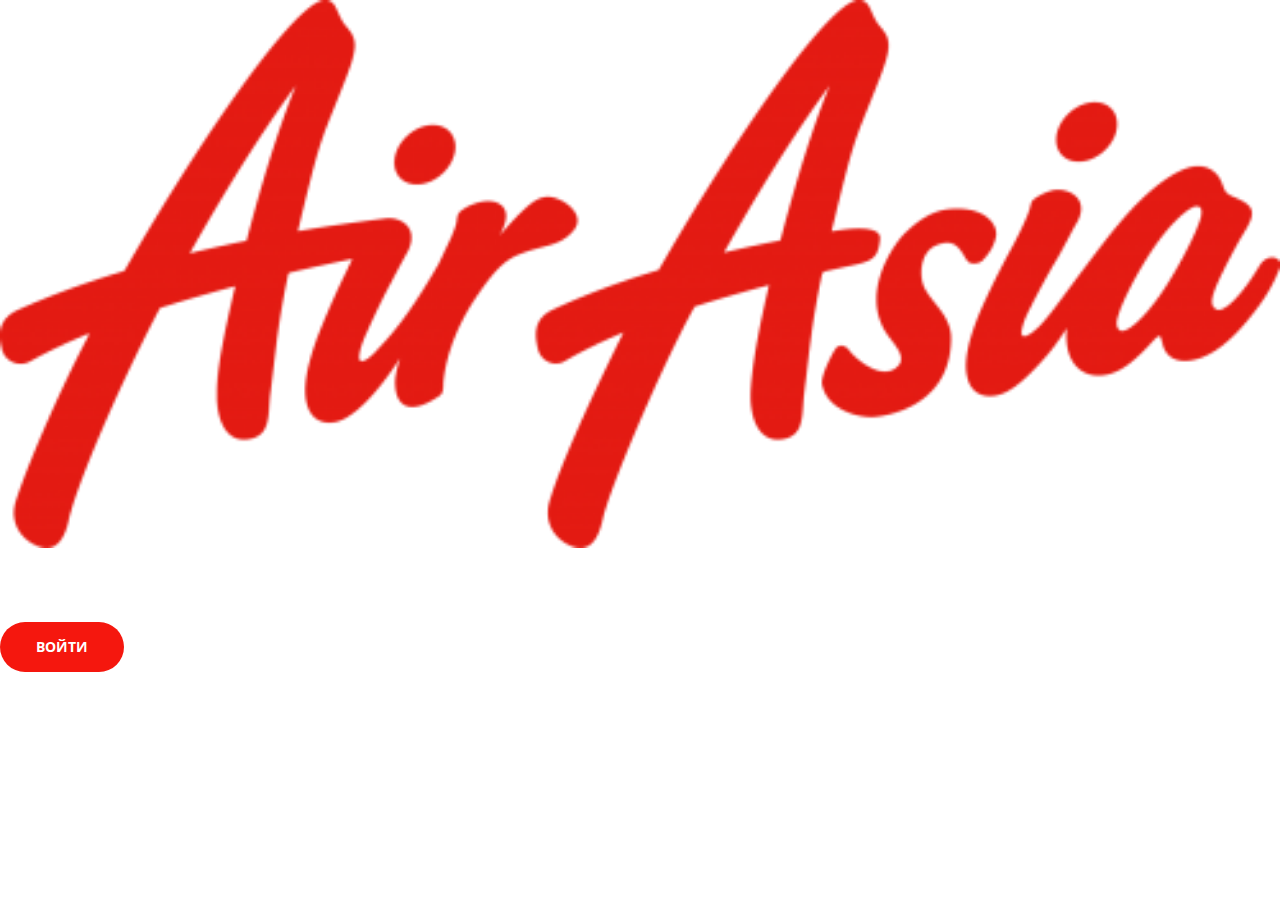
<file: index.html>
<!DOCTYPE html>
<html lang="ru">
  <head>
    <meta charset="UTF-8" />
    <meta name="viewport" content="width=device-width, initial-scale=1.0" />
    <link
      href="https://fonts.googleapis.com/css2?family=Open+Sans:wght@400;700&display=swap"
      rel="stylesheet"
    />
    <link rel="stylesheet" href="css/index.css" />
    <title>Welcome to Air Asia</title>
  </head>
  <body>
    <div class="welcome">
      <div class="welcome__container">
        <div class="central">
          <div class="central__shade--wrapper">
            <div class="central__block--img">
              <img
                src="images/Air_Asia-logo.png"
                alt="Air Asia Logo"
                class="logo__img logo--welcome-img"
              />
            </div>
            <h5 class="welcome__title">Открой для себя Азию</h5>
          </div>
          <a href="main.html"
            ><button class="btn btn--color-red btn--welcome">Войти</button></a
          >
        </div>
      </div>
    </div>
  </body>
</html>
</file>
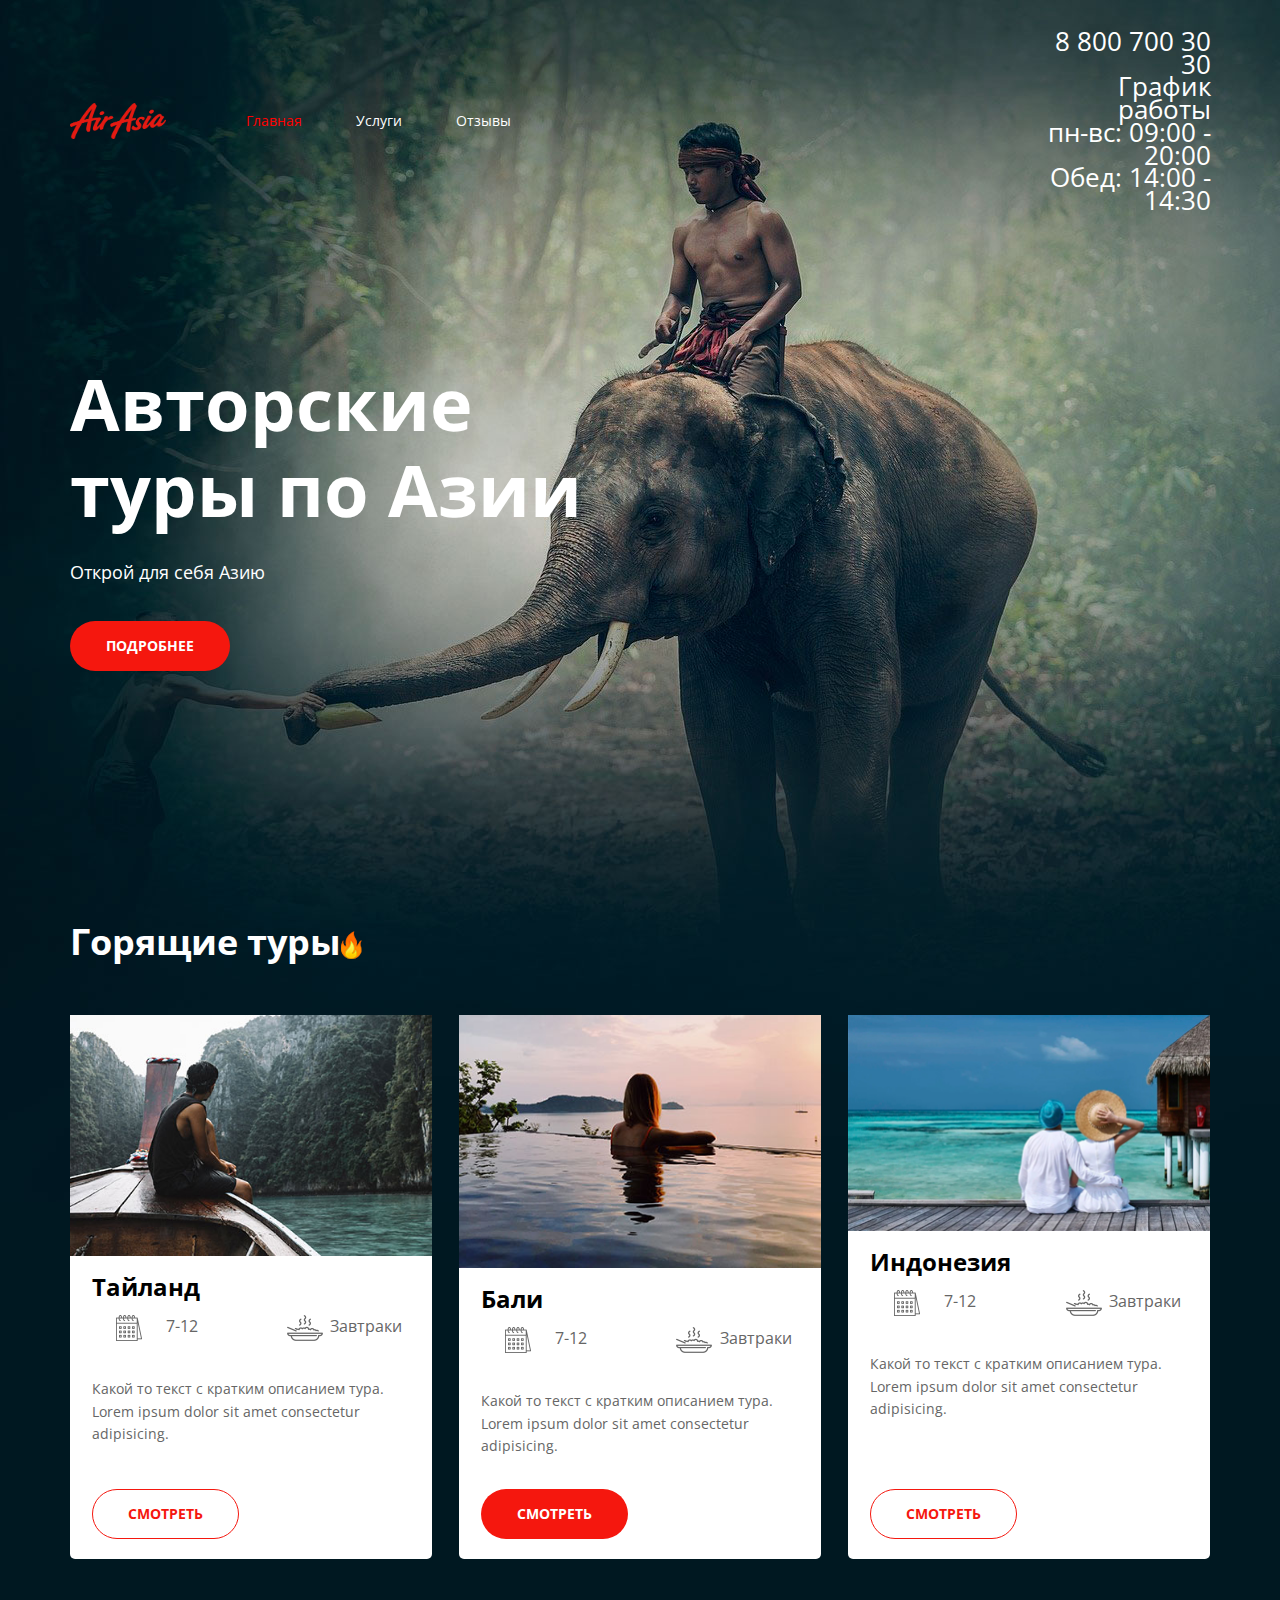
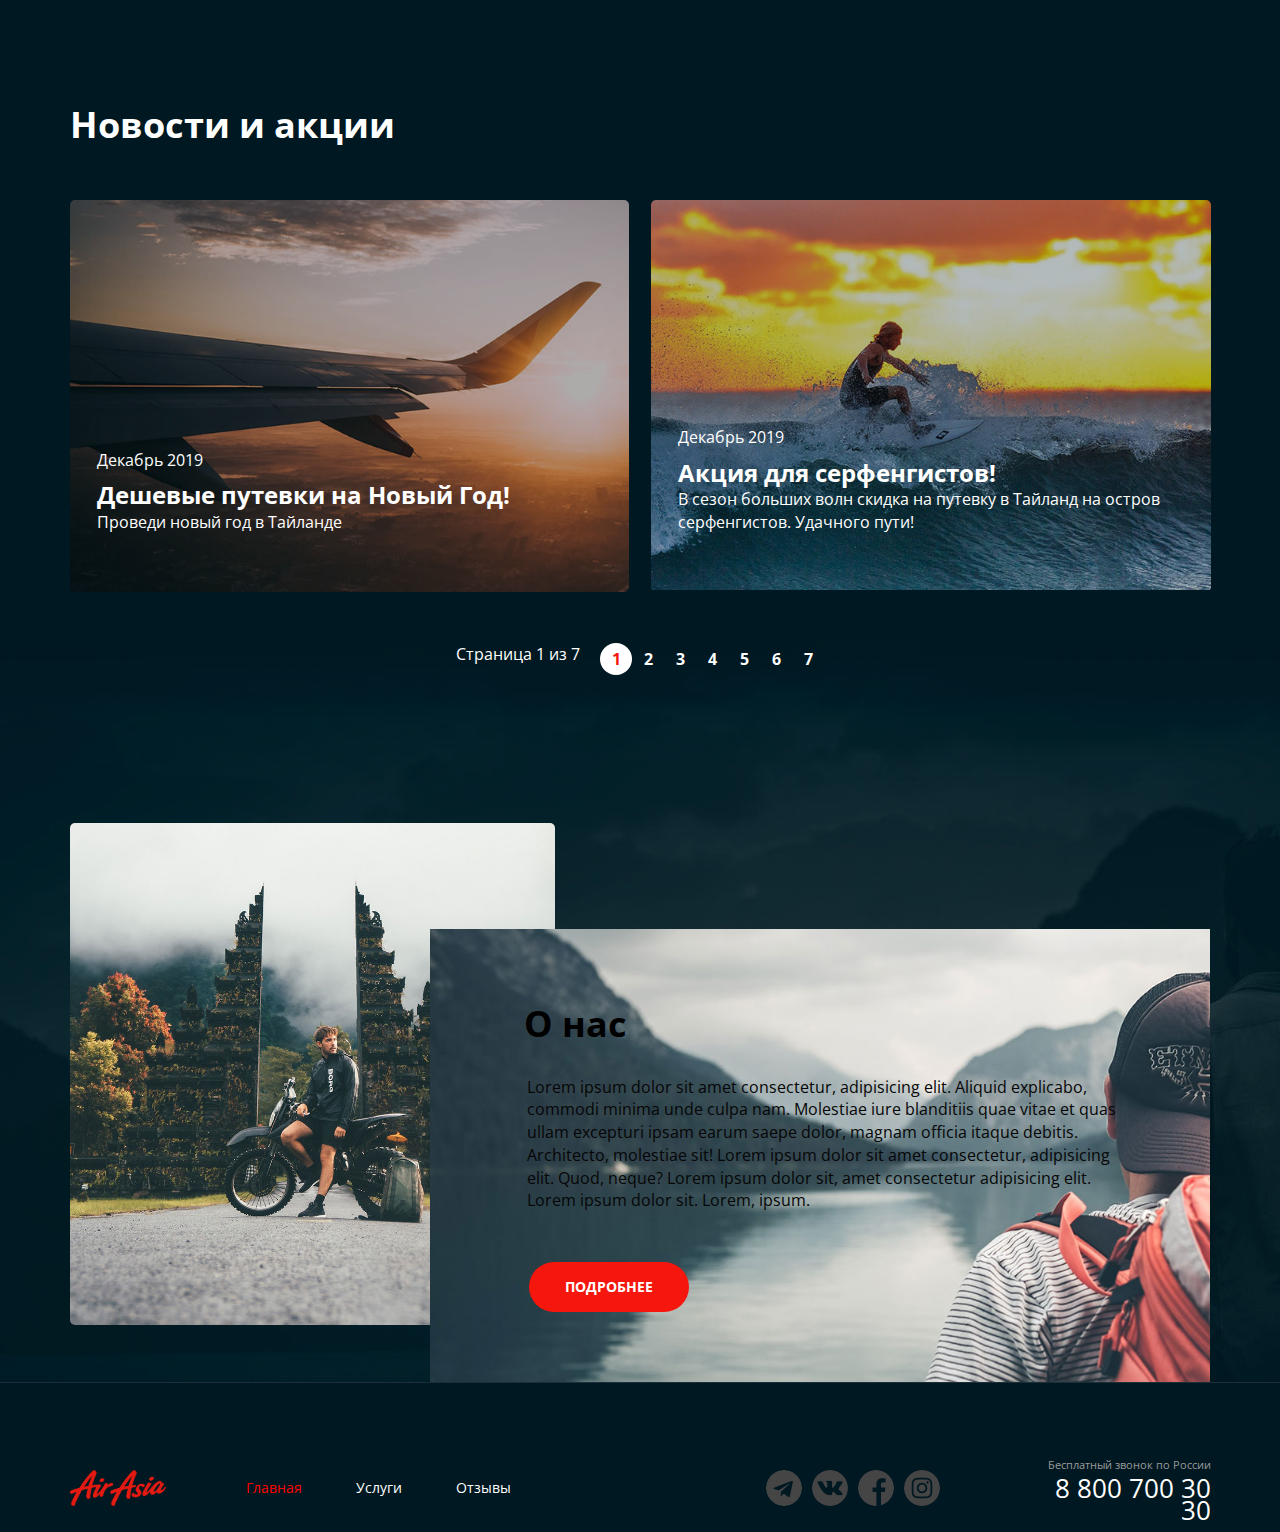
<file: main.html>
<!DOCTYPE html>
<html lang="ru">
  <head>
    <meta charset="UTF-8" />
    <meta name="viewport" content="width=1200, initial-scale=1.0" />
    <link href="https://fonts.googleapis.com/css2?family=Open+Sans:ital,wght@0,300;0,400;0,600;0,700;0,800;1,400&display=swap" rel="stylesheet">
    <link rel="stylesheet" href="css/main.css">
    <title>Air Asia Main</title>
  </head>
  <body>
    <div class="wrapper">
        <div class="container hero__container">
          <header class="header header--index">
              <div class="header__col">
                <a href="main.html" class="logo">
                  <img src="images/Air_Asia-logo.png" alt="Air Asia Logo" class="logo__img" />
                </a>
                <nav class="navbar">
                  <ul class="navbar__list">
                    <li class="navbar__item navbar__item--active">
                      <a class="navbar__link" href="main.html">Главная</a>
                    </li>
                    <li class="navbar__item">
                      <a class="navbar__link" href="services.html">Услуги</a>
                    </li>
                    <li class="navbar__item">
                      <a class="navbar__link" href="reviews.html">Отзывы</a>
                    </li>
                  </ul>
                </nav>
              </div>
              <div class="header__col header__col--align--right">
                <address class="contacts">
                  <a href="tel:+88007003030" class="contacts__tel">8 800 700 30 30</a>
                  <div class="contacts__dropdown">
                    <a href="" class="contacts__dropdown--link">График работы</a>
                    <div class="contacts__dropdown--menu">
                      <ul class="contacts__dropdown--list">
                        <li class="contacts__dropdown--item">пн-вс: 09:00 - 20:00</li>
                        <li class="contacts__dropdown--item lunch">Обед: 14:00 - 14:30</li>
                      </ul>
                    </div>
                    </div>
                </address>
              </div>
          </header>
          <section class="hero">
            <h1 class="hero__title">Авторские туры по Азии</h1>
            <h4 class="hero__text">Открой для себя Азию</h4>
            <button class="btn btn--color-red">Подробнее</button>
          </section>
        </div>
          <main class="main">
            <section class="tours">
                <div class="container">
                  <div class="tours__elm">
                    <h2 class="tours__title title">Горящие туры</h2>
                    <img src="images/icons/flame.png" alt="Fire icon" class="tours__icon" />
                  </div>
                  <ul class="tours__list">
                    <li class="tours__item">
                      <div class="tours__img-block"><img
                        src="images/content/offers/river.jpg"
                        alt="Image of river"
                        class="tours__img"
                      /></div>
                      <div class="tours__choice">
                        <div class="tours__subtitle">Тайланд</div>
                        <div class="tours__offer">
                          <div class="tours__offer-item">
                            <img src="images/icons/offers/calendar.png" alt="" class="tours__details" />
                            <div class="tours__details">7-12</div>
                          </div>
                          <div class="tours__offer-item">
                            <img src="images/icons/offers/meal.png" alt="" class="tours__details" />
                            <div class="tours__details">Завтраки</div>
                          </div>
                        </div>
                        <div class="tours__descr">
                          <p>
                            Какой то текст с кратким описанием тура. Lorem ipsum dolor sit
                            amet consectetur adipisicing.
                          </p>
                        </div>
                        <div class="tours__btn-wrapper">
                            <button class="btn btn--color-white">Смотреть</button>
                        </div>
                      </div>
                    </li>
                    <li class="tours__item">
                      <div class="tours__img-block"><img
                        src="images/content/offers/pool.jpg"
                        alt="Image of pool"
                        class="tours__img"
                      /></div>
                      <div class="tours__choice">
                        <div class="tours__subtitle">Бали</div>
                        <div class="tours__offer">
                          <div class="tours__offer-item">
                            <img src="images/icons/offers/calendar.png" alt="" class="tours__details" />
                            <div class="tours__details">7-12</div>
                          </div>
                          <div class="tours__offer-item">
                            <img src="images/icons/offers/meal.png" alt="" class="tours__details" />
                            <div class="tours__details">Завтраки</div>
                          </div>
                        </div>
                        <div class="tours__descr">
                          <p>
                            Какой то текст с кратким описанием тура. Lorem ipsum dolor sit
                            amet consectetur adipisicing.
                          </p>
                        </div>
                        <div class="tours__btn-wrapper">
                          <button class="btn btn--color-red">Смотреть</button>
                        </div>
                      </div>
                    </li>
                    <li class="tours__item">
                      <div class="tours__img-block"><img
                        src="images/content/offers/ocean.jpg"
                        alt="Image of beach"
                        class="tours__img"
                      /></div>
                      <div class="tours__choice">
                        <div class="tours__subtitle">Индонезия</div>
                        <div class="tours__offer">
                          <div class="tours__offer-item">
                            <img src="images/icons/offers/calendar.png" alt="" class="tours__details" />
                            <span class="tours__details">7-12</span>
                          </div>
                          <div class="tours__offer-item">
                            <img src="images/icons/offers/meal.png" alt="" class="tours__details" />
                            <span class="tours__details">Завтраки</span>
                          </div>
                        </div>
                        <div class="tours__descr">
                          <p>
                            Какой то текст с кратким описанием тура. Lorem ipsum dolor sit
                            amet consectetur adipisicing.
                          </p>
                        </div>
                        <div class="tours__btn-wrapper">
                          <button class="btn btn--color-white">Смотреть</button>
                        </div>
                      </div>
                    </li>
                  </ul>
                </div>
            </section>
            <section class="news">
                <div class="container">
                  <h2 class="news__header">Новости и акции</h2>
                  <div class="news__elm">
                    <ul class="news__list">
                      <li class="news__item single__news">
                        <img class="news__img" src="images/content/news/plain.jpg" alt="Plain flying image">
                       <div class="news__content">
                          <time class="news__date">
                            <span class="news__month">декабрь</span>
                            <span class="news__year">2019</span>
                          </time>
                          <span class="news__subtitle">Дешевые путевки на Новый Год!</span>
                          <span class="news__desc">Проведи новый год в Тайланде</span>
                       </div>
                      </li>
                      <li class="news__item single__news">
                        <img class="news__img" src="images/content/news/surfer.jpg" alt="Surfer image">
                       <div class="news__content">
                          <time class="news__date">
                            <span class="news__month">декабрь</span>
                            <span class="news__year">2019</span>
                          </time>
                          <span class="news__subtitle">Акция для серфенгистов!</span>
                          <span class="news__desc">В сезон больших волн скидка на путевку в Тайланд на остров
                            серфенгистов. Удачного пути!</span>
                       </div>
                      </li>
                    </ul>
                  </div>
                  <div class="paginator">
                    <div class="paginator__current">
                      Страница <span class="paginator__current-display">1</span> из
                      <span class="paginator__all-display">7</span>
                    </div>
                    <ul class="paginator__list">
                      <li class="paginator__item paginator__item--active-white">
                        <a class="paginator__link" href="">1</a>
                      </li>
                      <li class="paginator__item">
                        <a class="paginator__link" href="">2</a>
                      </li>
                      <li class="paginator__item">
                        <a class="paginator__link" href="">3</a>
                      </li>
                      <li class="paginator__item">
                        <a class="paginator__link" href="">4</a>
                      </li>
                      <li class="paginator__item">
                        <a class="paginator__link" href="">5</a>
                      </li>
                      <li class="paginator__item">
                        <a class="paginator__link" href="">6</a>
                      </li>
                      <li class="paginator__item">
                        <a class="paginator__link" href="">7</a>
                      </li>
                    </ul>
                  </div>
                </div>
            </section>
            <section class="abtus">
                  <div class="container">
                    <div class="abtus__section">
                        <div class="abtus__block">
                          <h2 class="abtus__title">О нас</h2>
                          <div class="abtus__text">
                            <p>
                              Lorem ipsum dolor sit amet consectetur, adipisicing elit. Aliquid
                              explicabo, commodi minima unde culpa nam. Molestiae iure blanditiis
                              quae vitae et quas ullam excepturi ipsam earum saepe dolor, magnam
                              officia itaque debitis. Architecto, molestiae sit! Lorem ipsum dolor sit amet consectetur, adipisicing elit. Quod, neque? Lorem ipsum dolor sit, amet consectetur adipisicing elit. Lorem ipsum dolor sit. Lorem, ipsum.
                            </p>
                          </div>
                            <button class="btn btn--color-red">Подробнее</button>
                        </div>
                    </div>
                  </div>
            </section>
          </main>
          <footer class="footer footer-index">
              <div class="container">
                <div class="footer__content">
                  <div class="footer__col">
                    <a href="main.html" class="logo">
                      <img src="images/Air_Asia-logo.png" alt="Air Asia Logo" class="logo__img" />
                    </a>
                    <nav class="navbar">
                      <ul class="navbar__list">
                        <li class="navbar__item navbar__item--active">
                          <a class="navbar__link" href="">Главная</a>
                        </li>
                        <li class="navbar__item">
                          <a class="navbar__link" href="">Услуги</a>
                        </li>
                        <li class="navbar__item">
                          <a class="navbar__link" href="">Отзывы</a>
                        </li>
                      </ul>
                    </nav>
                  </div>
                  <div class="footer__col footer__col--align--right">
                    <div class="socials">
                      <ul class="socials__list">
                        <li class="socials__item socials__item-icn-tg">
                          <a href="" class="socials__link"
                            ></a>
                        </li>
                        <li class="socials__item socials__item-icn-vk">
                          <a href="" class="socials__link"
                            ></a>
                        </li>
                        <li class="socials__item socials__item-icn-fb">
                          <a href="" class="socials__link"
                            ></a>
                        </li>
                        <li class="socials__item socials__item-icn-insta">
                          <a href="" class="socials__link"
                            ></a>
                        </li>
                    </div>
                    <address class="contacts">
                      <div class="contacts">
                        <div class="contacts__text">Бесплатный звонок по России</div>
                        <a href="tel:+88007003030" class="contacts__tel">8 800 700 30 30</a>
                      </div>
                    </address>
                  </div>
                </div>
              </div>
          </footer>
        
    </div>
  </body>
</html>
</file>
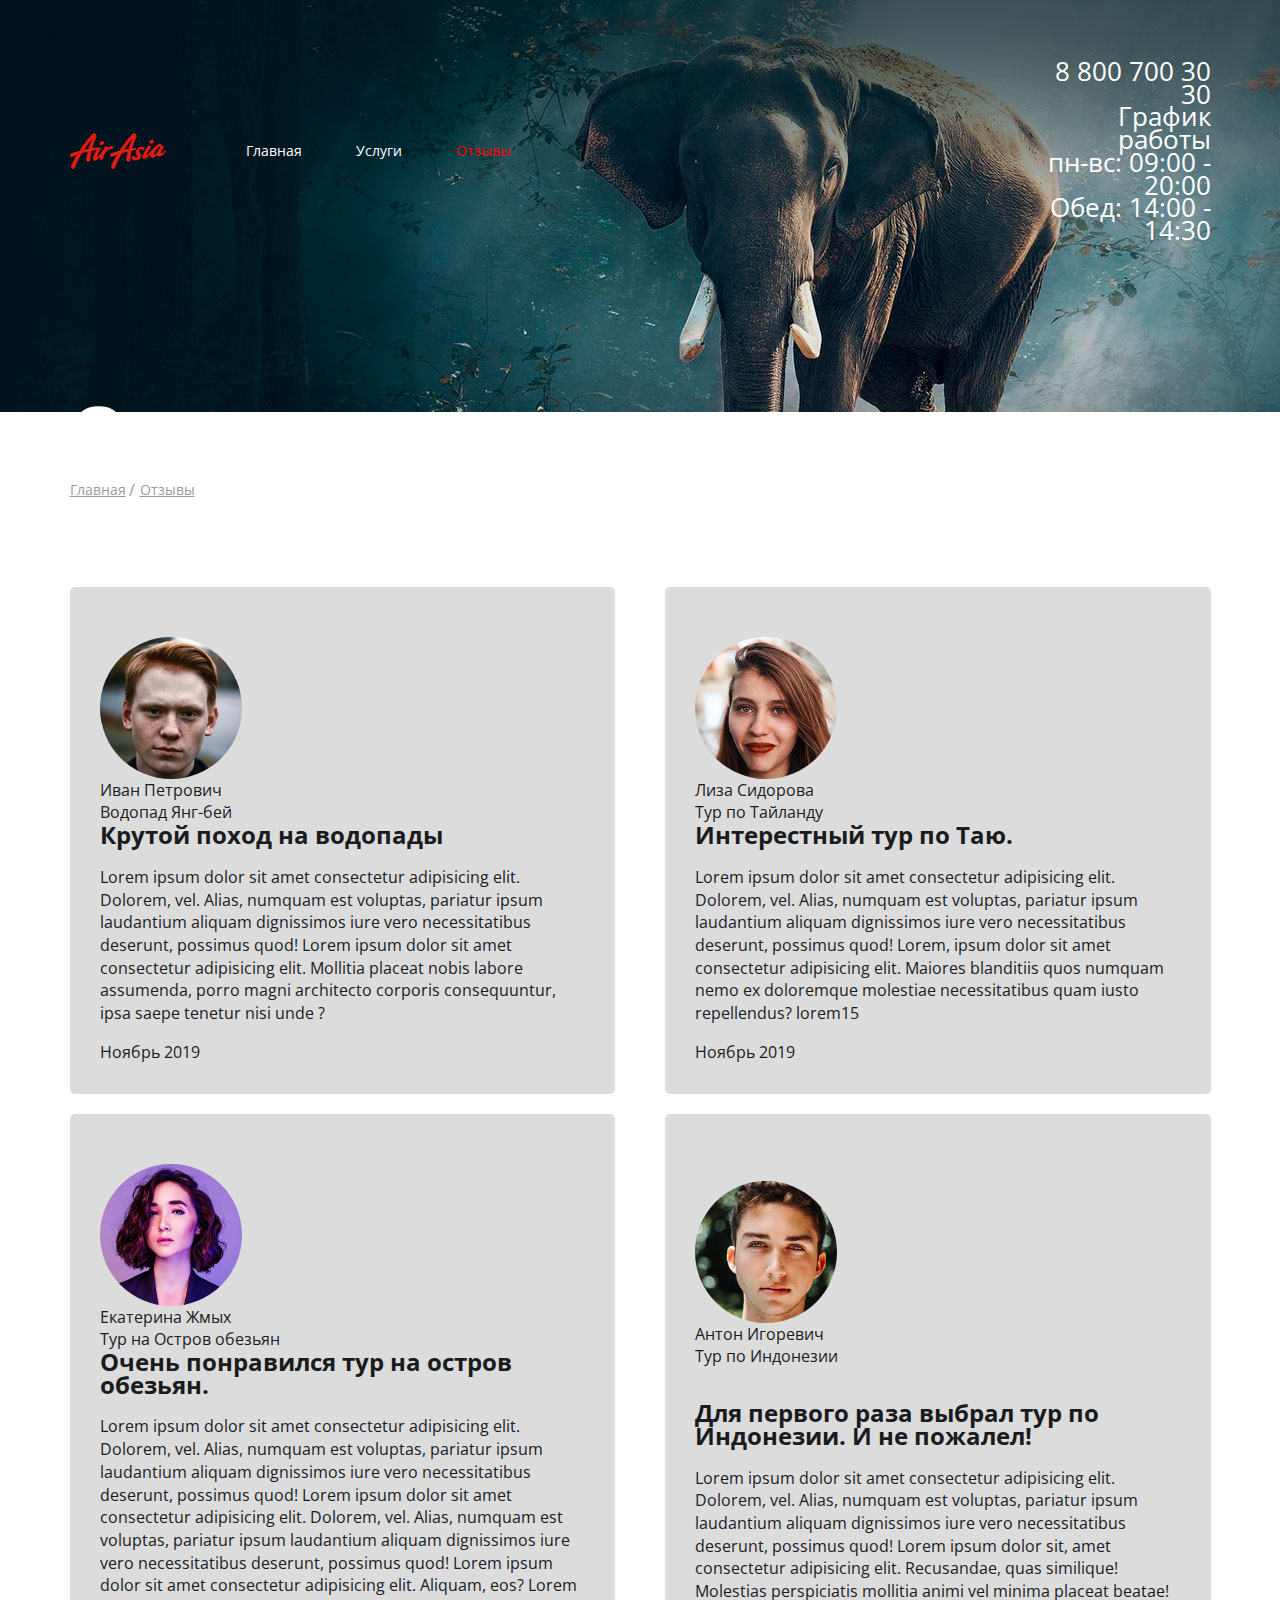
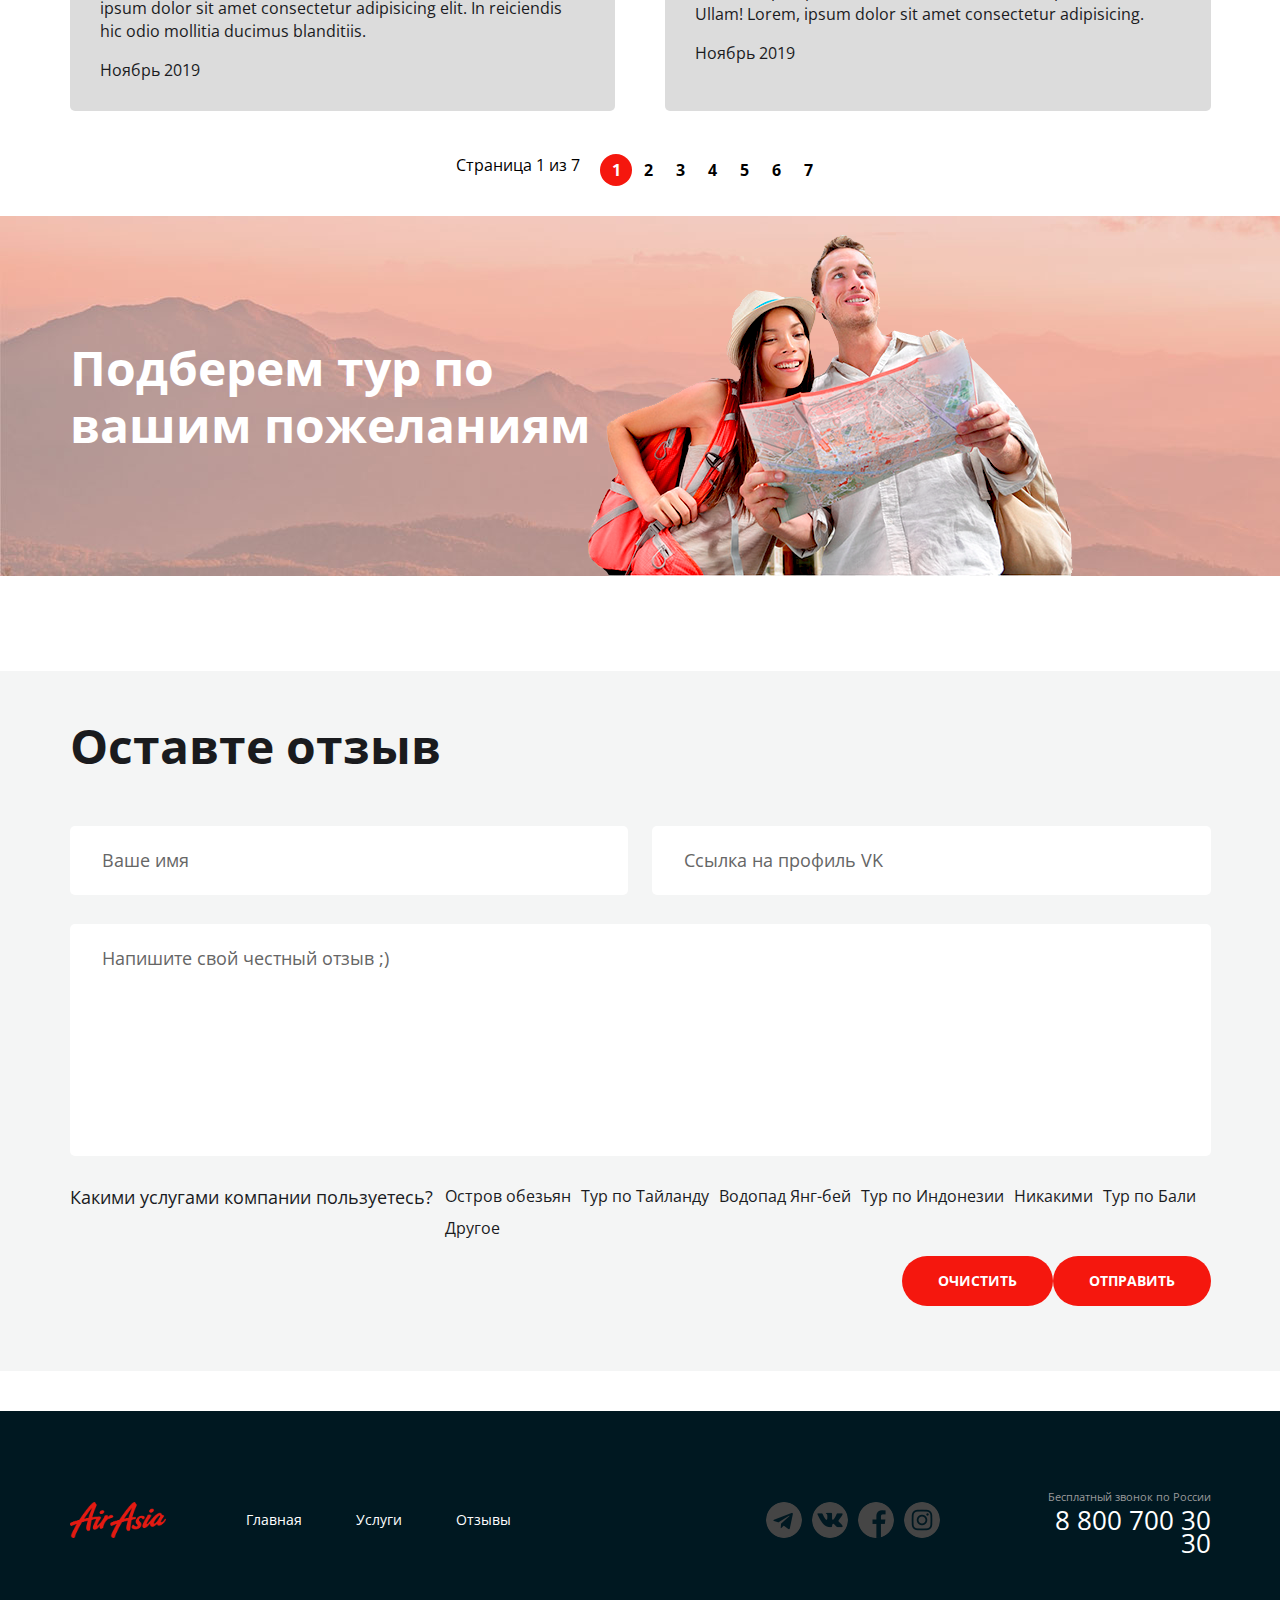
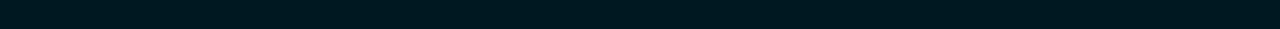
<file: reviews.html>
<!DOCTYPE html>
<html lang="ru">
  <head>
    <meta charset="UTF-8" />
    <meta name="viewport" content="width=1200, initial-scale=1.0" />
    <link href="https://fonts.googleapis.com/css2?family=Open+Sans:ital,wght@0,300;0,400;0,600;0,700;0,800;1,400&display=swap" rel="stylesheet">
    <link rel="stylesheet" href="css/reviews-main.css">
    <title>Air Asia Reviews</title>
  </head>
  <body>
    <div class="wrapper">
      <section class="top-line top-line--reviews">
        <div class="container top-line-container">
          <header class="header header-reviews">
              <div class="header__col">
                <a href="main.html" class="logo">
                  <img src="images/Air_Asia-logo.png" alt="Air Asia Logo" class="logo__img" />
                </a>
                <nav class="navbar">
                  <ul class="navbar__list">
                    <li class="navbar__item">
                      <a class="navbar__link" href="main.html">Главная</a>
                    </li>
                    <li class="navbar__item">
                      <a class="navbar__link" href="services.html">Услуги</a>
                    </li>
                    <li class="navbar__item navbar__item--active">
                      <a class="navbar__link" href="reviews.html">Отзывы</a>
                    </li>
                  </ul>
                </nav>
              </div>
              <div class="header__col header__col--align--right">
                <address class="contacts">
                  <a href="tel:+88007003030" class="contacts__tel">8 800 700 30 30</a>
                  <div class="contacts__dropdown">
                    <a href="" class="contacts__dropdown--link">График работы</a>
                    <div class="contacts__dropdown--menu">
                      <ul class="contacts__dropdown--list">
                        <li class="contacts__dropdown--item">пн-вс: 09:00 - 20:00</li>
                        <li class="contacts__dropdown--item lunch">Обед: 14:00 - 14:30</li>
                      </ul>
                    </div>
                    </div>
                </address>
              </div>
          </header>
          <h1 class="page__title">Отзывы</h1>
          <nav class="breadcrumbs">
            <ul class="breadcrumbs__list">
              <li class="breadcrumbs__item"><a href="/" class="breadcrumbs__link">Главная</a></li>
              <li class="breadcrumbs__item breadcrumbs__item--active"><a href="" class="breadcrumbs__link">Отзывы</a></li>
            </ul>
          </nav>
        </div>    
      </section> 
      <main class="page-content page-content--reviews">
        <div class="container">
          <ul class="reviews__list">
            <li class="reviews__item review">
              <div class="reviews__header">
                <div class="reviews__photo">
                  <div class="avatar">
                    <img src="images/content/reviews/ginger.jpg" alt="User photo" class="reviews__img-block">
                  </div>
                </div>
                <div class="reviews__userdata">
                  <a href="" class="reviews__user">Иван Петрович</a>
                  <ul class="reviews__tags">
                    <li class="reviews__tags--item tag tag--bg--green">Водопад Янг-бей</li>
                  </ul>
              </div>
              </div>
              <div class="reviews__content">
                <h3 class="reviews__title">Крутой поход на водопады</h3>
                <div class="reviews__content--text">
                  <p>Lorem ipsum dolor sit amet consectetur adipisicing elit. Dolorem, vel. Alias, numquam est voluptas, pariatur ipsum laudantium aliquam dignissimos iure vero necessitatibus deserunt, possimus quod! Lorem ipsum dolor sit amet consectetur adipisicing elit. Mollitia placeat nobis labore assumenda, porro magni architecto corporis consequuntur, ipsa saepe tenetur nisi unde ?</p>
              </div>
              <time class="reviews__date">Ноябрь 2019</time>
              </div>
            </li>
            <li class="reviews__item review">
              <div class="reviews__header">
                <div class="reviews__photo">
                  <div class="avatar">
                    <img src="images/content/reviews/liza.jpg" alt="User photo" class="reviews__img-block">
                  </div>
                </div>
                <div class="reviews__userdata">
                  <a href="" class="reviews__user">Лиза Сидорова</a>
                  <ul class="reviews__tags">
                    <li class="reviews__tags--item tag tag--bg--green">Тур по Тайланду</li>
                  </ul>
              </div>
              </div>
              <div class="reviews__content">
                <h3 class="reviews__title">Интерестный тур по Таю.</h3>
                <div class="reviews__content--text">
                  <p>Lorem ipsum dolor sit amet consectetur adipisicing elit. Dolorem, vel. Alias, numquam est voluptas, pariatur ipsum laudantium aliquam dignissimos iure vero necessitatibus deserunt, possimus quod! Lorem, ipsum dolor sit amet consectetur adipisicing elit. Maiores blanditiis quos numquam nemo ex doloremque molestiae necessitatibus quam iusto repellendus? lorem15</p>
              </div>
              <time class="reviews__date">Ноябрь 2019</time>
              </div>
            </li>
            <li class="reviews__item review">
              <div class="reviews__header">
                <div class="reviews__photo">
                  <div class="avatar">
                    <img src="images/content/reviews/girl.jpg" alt="User photo" class="reviews__img-block">
                  </div>
                </div>
                <div class="reviews__userdata">
                  <a href="" class="reviews__user">Екатерина Жмых</a>
                  <ul class="reviews__tags">
                    <li class="reviews__tags--item tag tag--bg--green">Тур на Остров обезьян</li>
                  </ul>
              </div>
              </div>
              <div class="reviews__content">
                <h3 class="reviews__title">Очень понравился тур на остров обезьян.</h3>
                <div class="reviews__content--text">
                  <p>Lorem ipsum dolor sit amet consectetur adipisicing elit. Dolorem, vel. Alias, numquam est voluptas, pariatur ipsum laudantium aliquam dignissimos iure vero necessitatibus deserunt, possimus quod! Lorem ipsum dolor sit amet consectetur adipisicing elit. Dolorem, vel. Alias, numquam est voluptas, pariatur ipsum laudantium aliquam dignissimos iure vero necessitatibus deserunt, possimus quod! Lorem ipsum dolor sit amet consectetur adipisicing elit. Aliquam, eos? Lorem ipsum dolor sit amet consectetur adipisicing elit. In reiciendis hic odio mollitia ducimus blanditiis.</p>
              </div>
              <time class="reviews__date">Ноябрь 2019</time>
              </div>
            </li>
            
            <li class="reviews__item review">
              <div class="reviews__header">
                <div class="reviews__photo">
                  <div class="avatar">
                    <img src="images/content/reviews/guy.jpg" alt="User photo" class="reviews__img-block">
                  </div>
                </div>
                <div class="reviews__userdata">
                  <a href="" class="reviews__user">Антон Игоревич</a>
                  <ul class="reviews__tags">
                    <li class="reviews__tags--item tag tag--bg--green">Тур по Индонезии</li>
                  </ul>
              </div>
              </div>
              <div class="reviews__content">
                <h3 class="reviews__title">Для первого раза выбрал тур по Индонезии. И не пожалел!</h3>
                <div class="reviews__content--text">
                  <p>Lorem ipsum dolor sit amet consectetur adipisicing elit. Dolorem, vel. Alias, numquam est voluptas, pariatur ipsum laudantium aliquam dignissimos iure vero necessitatibus deserunt, possimus quod! Lorem ipsum dolor sit, amet consectetur adipisicing elit. Recusandae, quas similique! Molestias perspiciatis mollitia animi vel minima placeat beatae! Ullam! Lorem, ipsum dolor sit amet consectetur adipisicing.</p>
              </div>
              <time class="reviews__date">Ноябрь 2019</time>
              </div>
            </li>
          </ul>
          <div class="paginator paginator--theme--dark">
            <div class="paginator__current">
              Страница <span class="paginator__current-display">1</span> из
              <span class="paginator__all-display">7</span>
            </div>
            <ul class="paginator__list">
              <li class="paginator__item paginator__item--active-red">
                <a class="paginator__link" href="">1</a>
              </li>
              <li class="paginator__item">
                <a class="paginator__link" href="">2</a>
              </li>
              <li class="paginator__item">
                <a class="paginator__link" href="">3</a>
              </li>
              <li class="paginator__item">
                <a class="paginator__link" href="">4</a>
              </li>
              <li class="paginator__item">
                <a class="paginator__link" href="">5</a>
              </li>
              <li class="paginator__item">
                <a class="paginator__link" href="">6</a>
              </li>
              <li class="paginator__item">
                <a class="paginator__link" href="">7</a>
              </li>
            </ul>
          </div>
        </div>
      </main>
      <section class="separator">
        <div class="container">
          <div class="separator__content">
            <h2 class="separator__title">Подберем тур по вашим пожеланиям</h2>
          </div>
        </div>
      </section>
      <section class="inner-section--bg--grey">
        <div class="container">
          <h2 class="inner-section__title">Оставте отзыв</h2>
          <form action="" class="form form--position">
            <div class="form__row">
              <input class="form__input" placeholder="Ваше имя" type="text">
              <input class="form__input" placeholder="Ссылка на профиль VK" type="text">
            </div>
            <div class="form__row">
              <textarea class="form__input form__input--textarea" name="" id="" cols="30" rows="10" placeholder="Напишите свой честный отзыв ;)"></textarea>
            </div>
            <div class="form__controls">
              <div class="form__controls--title">Какими услугами компании пользуетесь?</div>
              <ul class="controls__list">
                <li class="controls__item">
                  <label class="controls__elem">
                    <input class="controls__checkbox" type="checkbox" name="" id="">
                    <div class="tag controls__tag">Остров обезьян</div>
                  </label>
                </li>
                <li class="controls__item">
                  <label class="controls__elem">
                    <input class="controls__checkbox" type="checkbox" name="" id="">
                    <div class="tag controls__tag">Тур по Тайланду</div>
                  </label>
                </li>
                <li class="controls__item">
                  <label class="controls__elem">
                    <input class="controls__checkbox" type="checkbox" name="" id="">
                    <div class="tag controls__tag">Водопад Янг-бей</div>
                  </label>
                </li>
                <li class="controls__item">
                  <label class="controls__elem">
                    <input class="controls__checkbox" type="checkbox" name="" id="">
                    <div class="tag controls__tag">Тур по Индонезии</div>
                  </label>
                </li>
                <li class="controls__item">
                  <label class="controls__elem">
                    <input class="controls__checkbox" type="checkbox" name="" id="">
                    <div class="tag controls__tag">Никакими</div>
                  </label>
                </li>
                <li class="controls__item">
                  <label class="controls__elem">
                    <input class="controls__checkbox" type="checkbox" name="" id="">
                    <div class="tag controls__tag">Тур по Бали</div>
                  </label>
                </li>
                <li class="controls__item">
                  <label class="controls__elem">
                    <input class="controls__checkbox" type="checkbox" name="" id="">
                    <div class="tag controls__tag">Другое</div>
                  </label>
                </li>
              </ul>
            </div>
            <div class="form__btn">
              <button class="btn form__btn btn--color-grey" type="reset">Очистить</button>
              <button class="btn form__btn btn--color-red" type="submit">Отправить</button>
            </div>
          </form>
        </div>
      </section>
      <footer class="footer">
        <div class="container inner-footer__container">
          <div class="footer__content">
            <div class="footer__col">
              <a href="main.html" class="logo">
                <img src="images/Air_Asia-logo.png" alt="Air Asia Logo" class="logo__img" />
              </a>
              <nav class="navbar">
                <ul class="navbar__list">
                  <li class="navbar__item">
                    <a class="navbar__link" href="/main.html">Главная</a>
                  </li>
                  <li class="navbar__item">
                    <a class="navbar__link" href="/services.html">Услуги</a>
                  </li>
                  <li class="navbar__item">
                    <a class="navbar__link" href="/reviews.html">Отзывы</a>
                  </li>
                </ul>
              </nav>
            </div>
            <div class="footer__col footer__col--align--right">
              <div class="socials">
                <ul class="socials__list">
                  <li class="socials__item socials__item-icn-tg">
                    <a href="" class="socials__link"
                      ></a>
                  </li>
                  <li class="socials__item socials__item-icn-vk">
                    <a href="" class="socials__link"
                      ></a>
                  </li>
                  <li class="socials__item socials__item-icn-fb">
                    <a href="" class="socials__link"
                      ></a>
                  </li>
                  <li class="socials__item socials__item-icn-insta">
                    <a href="" class="socials__link"
                      ></a>
                  </li>
              </div>
              <address class="contacts">
                <div class="contacts">
                  <div class="contacts__text">Бесплатный звонок по России</div>
                  <a href="tel:+88007003030" class="contacts__tel">8 800 700 30 30</a>
                </div>
              </address>
            </div>
          </div>
        </div>
      </footer>
    </div>
  </body>
</html>
</file>
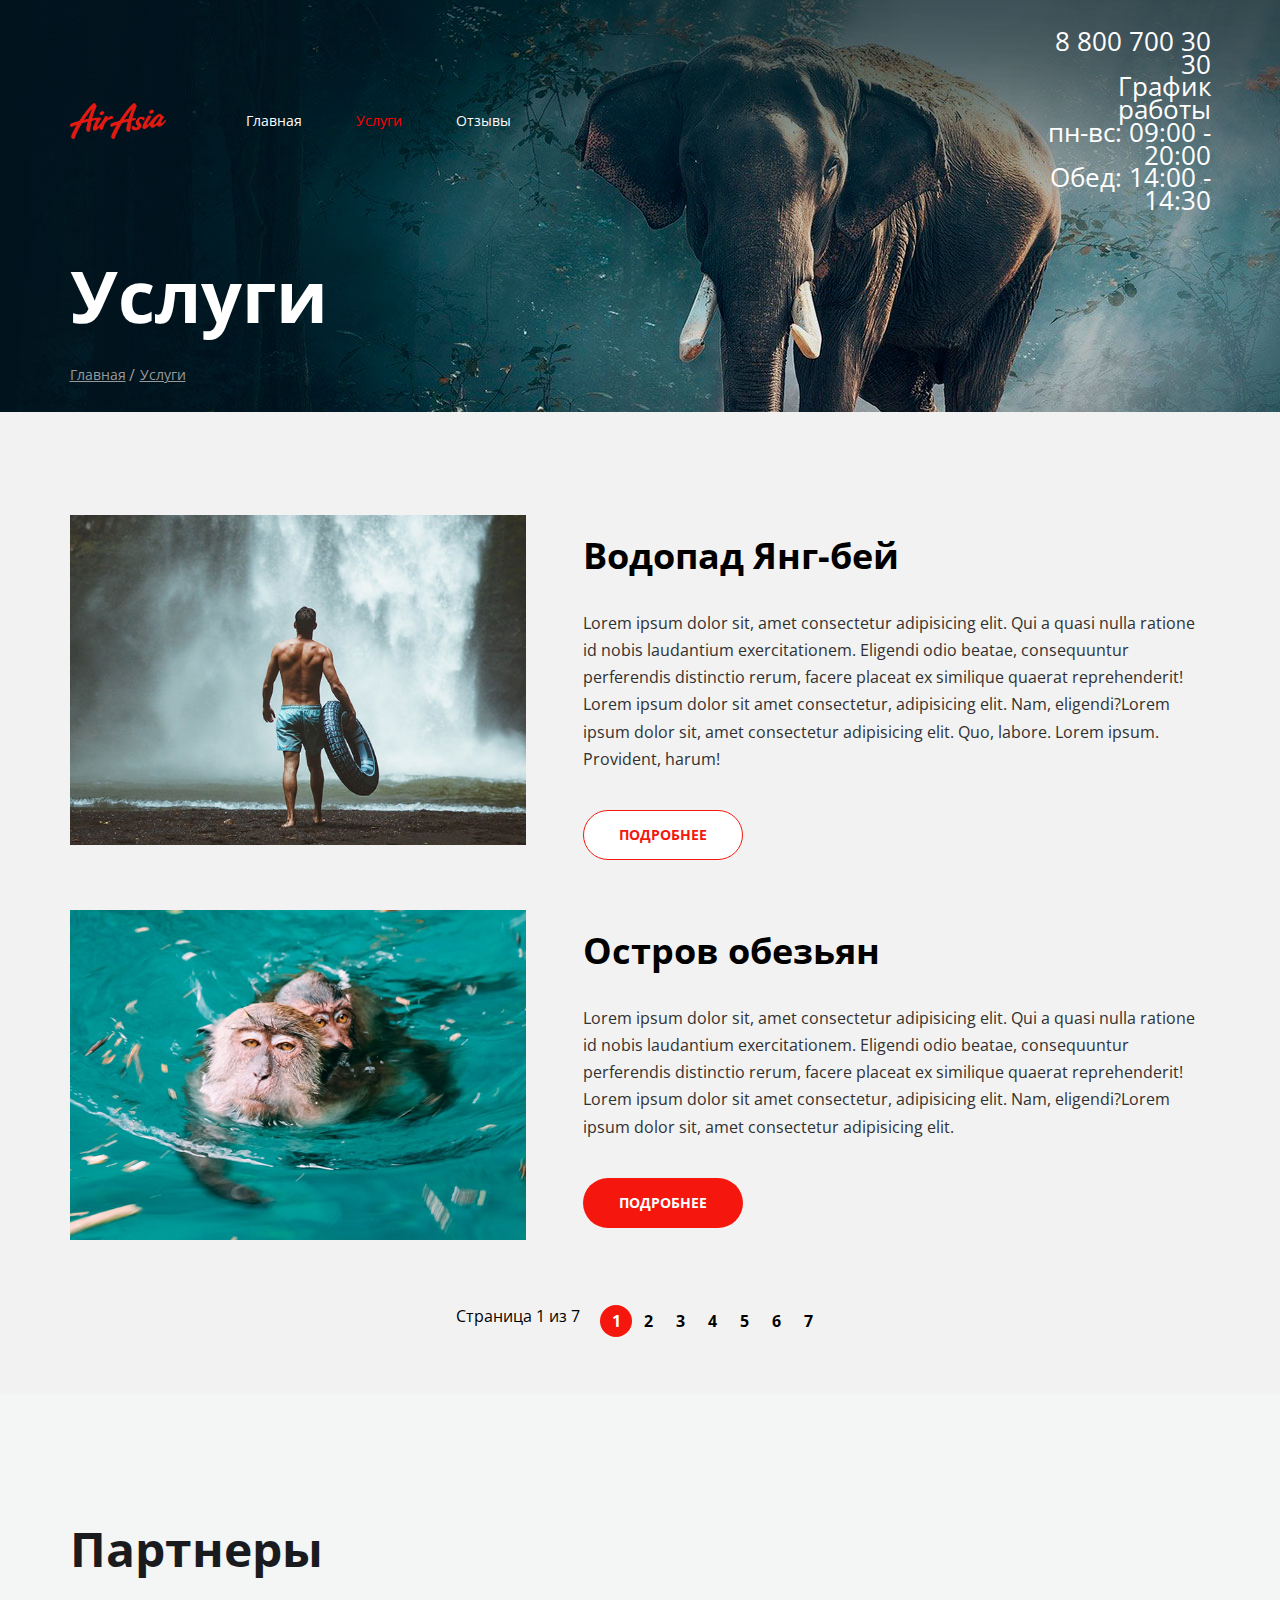
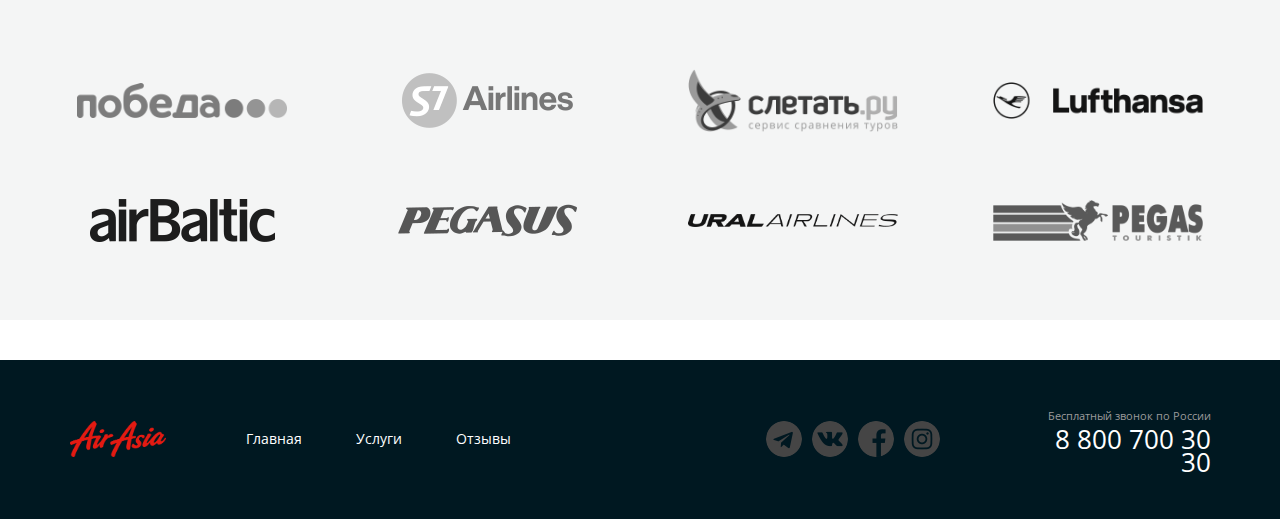
<file: services.html>
<!DOCTYPE html>
<html lang="ru">
  <head>
    <meta charset="UTF-8" />
    <meta name="viewport" content="width=1200, initial-scale=1.0" />
    <link href="https://fonts.googleapis.com/css2?family=Open+Sans:ital,wght@0,300;0,400;0,600;0,700;0,800;1,400&display=swap" rel="stylesheet">
    <link rel="stylesheet" href="css/services-main.css">
    <title>Air Asia Services</title>
  </head>
  <body>
    <div class="wrapper">
      <section class="top-line">
        <div class="container top-line-container">
          <header class="header header-services">
              <div class="header__col">
                <a href="main.html" class="logo">
                  <img src="images/Air_Asia-logo.png" alt="Air Asia Logo" class="logo__img" />
                </a>
                <nav class="navbar">
                  <ul class="navbar__list">
                    <li class="navbar__item">
                      <a class="navbar__link" href="main.html">Главная</a>
                    </li>
                    <li class="navbar__item navbar__item--active">
                      <a class="navbar__link" href="services.html">Услуги</a>
                    </li>
                    <li class="navbar__item">
                      <a class="navbar__link" href="reviews.html">Отзывы</a>
                    </li>
                  </ul>
                </nav>
              </div>
              <div class="header__col header__col--align--right">
                <address class="contacts">
                  <a href="tel:+88007003030" class="contacts__tel">8 800 700 30 30</a>
                  <div class="contacts__dropdown">
                    <a href="" class="contacts__dropdown--link">График работы</a>
                    <div class="contacts__dropdown--menu">
                      <ul class="contacts__dropdown--list">
                        <li class="contacts__dropdown--item">пн-вс: 09:00 - 20:00</li>
                        <li class="contacts__dropdown--item lunch">Обед: 14:00 - 14:30</li>
                      </ul>
                    </div>
                    </div>
                </address>
              </div>
          </header>
          <h1 class="page__title">Услуги</h1>
          <nav class="breadcrumbs">
            <ul class="breadcrumbs__list">
              <li class="breadcrumbs__item"><a href="/" class="breadcrumbs__link">Главная</a></li>
              <li class="breadcrumbs__item breadcrumbs__item--active"><a href="" class="breadcrumbs__link">Услуги</a></li>
            </ul>
          </nav>
        </div>    
      </section>    
      <main class="page-content">
        <div class="container">
          <ul class="activities">
            <li class="activities__item">
              <div class="activities__img">
                <img class="activities__img-block" src="images/content/service/waterfall.jpg" alt="Waterfall">
              </div>
              <div class="activities__content">
                <h2 class="activities__title">Водопад Янг-бей</h2>
                <div class="activities__text">
                    <p>Lorem ipsum dolor sit, amet consectetur adipisicing elit. Qui a quasi nulla ratione id nobis laudantium exercitationem. Eligendi odio beatae, consequuntur perferendis distinctio rerum, facere placeat ex similique quaerat reprehenderit! Lorem ipsum dolor sit amet consectetur, adipisicing elit. Nam, eligendi?Lorem ipsum dolor sit, amet consectetur adipisicing elit. Quo, labore. Lorem ipsum. Provident, harum!</p>
                </div>
                <button class="btn btn--color-white">Подробнее</button>
              </div>                
            </li>
            <li class="activities__item">
                <div class="activities__img">
                    <img class="activities__img-block" src="images/content/service/monkeys.jpg" alt="Monkeys">
                </div>
                <div class="activities__content">
                    <h2 class="activities__title">Остров обезьян</h2>
                    <div class="activities__text">
                        <p>Lorem ipsum dolor sit, amet consectetur adipisicing elit. Qui a quasi nulla ratione id nobis laudantium exercitationem. Eligendi odio beatae, consequuntur perferendis distinctio rerum, facere placeat ex similique quaerat reprehenderit! Lorem ipsum dolor sit amet consectetur, adipisicing elit. Nam, eligendi?Lorem ipsum dolor sit, amet consectetur adipisicing elit.</p>
                    </div>
                    <button class="btn btn--color-red">Подробнее</button>
                </div>
            </li>
          </ul>
          <div class="paginator paginator--theme--dark">
            <div class="paginator__current">
              Страница <span class="paginator__current-display">1</span> из
              <span class="paginator__all-display">7</span>
            </div>
            <ul class="paginator__list">
              <li class="paginator__item paginator__item--active-red">
                <a class="paginator__link" href="">1</a>
              </li>
              <li class="paginator__item">
                <a class="paginator__link" href="">2</a>
              </li>
              <li class="paginator__item">
                <a class="paginator__link" href="">3</a>
              </li>
              <li class="paginator__item">
                <a class="paginator__link" href="">4</a>
              </li>
              <li class="paginator__item">
                <a class="paginator__link" href="">5</a>
              </li>
              <li class="paginator__item">
                <a class="paginator__link" href="">6</a>
              </li>
              <li class="paginator__item">
                <a class="paginator__link" href="">7</a>
              </li>
            </ul>
          </div>
        </div>
      </main>
      <section class="partners">
          <div class="container">
            <h2 class="partners__title">Партнеры</h2>
            <ul class="partners__list">
              <li class="partners__item"><a class="partners__link" href="#"><img src="images/icons/partners/pobeda.png" alt="Pobeda logo" class="partners__img"></a> </li>
              <li class="partners__item"><a class="partners__link" href="#"><img src="images/icons/partners/s7.png" alt="S7 logo" class="partners__img"></a></li>
              <li class="partners__item"><a class="partners__link" href="#"><img src="images/icons/partners/lets-fly.png" alt="Letsfly logo" class="partners__img"></a></li>
              <li class="partners__item"><a class="partners__link" href="#"><img src="images/icons/partners/lufthansa.png" alt="Lufthansa logo" class="partners__img"></a></li>
              <li class="partners__item"><a class="partners__link" href="#"><img src="images/icons/partners/airbaltic.png" alt="AirBaltic Logo" class="partners__img"></a></li>
              <li class="partners__item"><a class="partners__link" href="#"><img src="images/icons/partners/pegasus.png" alt="Pegasus logo" class="partners__img"></a></li>
              <li class="partners__item"><a class="partners__link" href="#"><img src="images/icons/partners/ural.png" alt="Ural logo" class="partners__img"></a></li>
              <li class="partners__item"><a class="partners__link" href="#"><img src="images/icons/partners/pegas.png" alt="Pegas logo" class="partners__img"></a></li>
            </ul>
          </div>
      </section>        
      <footer class="footer">
        <div class="container inner-footer__container">
          <div class="footer__content">
            <div class="footer__col">
              <a href="main.html" class="logo">
                <img src="images/Air_Asia-logo.png" alt="Air Asia Logo" class="logo__img" />
              </a>
              <nav class="navbar">
                <ul class="navbar__list">
                  <li class="navbar__item">
                    <a class="navbar__link" href="/main.html">Главная</a>
                  </li>
                  <li class="navbar__item">
                    <a class="navbar__link" href="/services.html">Услуги</a>
                  </li>
                  <li class="navbar__item">
                    <a class="navbar__link" href="/reviews.html">Отзывы</a>
                  </li>
                </ul>
              </nav>
            </div>
            <div class="footer__col footer__col--align--right">
              <div class="socials">
                <ul class="socials__list">
                  <li class="socials__item socials__item-icn-tg">
                    <a href="" class="socials__link"
                      ></a>
                  </li>
                  <li class="socials__item socials__item-icn-vk">
                    <a href="" class="socials__link"
                      ></a>
                  </li>
                  <li class="socials__item socials__item-icn-fb">
                    <a href="" class="socials__link"
                      ></a>
                  </li>
                  <li class="socials__item socials__item-icn-insta">
                    <a href="" class="socials__link"
                      ></a>
                  </li>
              </div>
              <address class="contacts">
                <div class="contacts">
                  <div class="contacts__text">Бесплатный звонок по России</div>
                  <a href="tel:+88007003030" class="contacts__tel">8 800 700 30 30</a>
                </div>
              </address>
            </div>
          </div>
        </div>
      </footer>
    </div>
  </body>
</html>
</file>
<file: css/index.css>
@import url("layout/fonts.css");
@import url("layout/normalize.css");
@import url("layout/base.css");
@import url("blocks/button.css");
@import url("blocks/index-main.css");
</file>
<file: css/main.css>
@import url("layout/fonts.css");
@import url("layout/base.css");
@import url("layout/normalize.css");
@import url("blocks/main-general.css");
@import url("blocks/header.css");
@import url("blocks/navbar.css");
@import url("blocks/contacts.css");
@import url("blocks/button.css");
@import url("blocks/hero.css");
@import url("blocks/tours.css");
@import url("blocks/news.css");
@import url("blocks/paginator.css");
@import url("blocks/abtus.css");
@import url("blocks/footer.css");
@import url("blocks/socials.css");
</file>
<file: css/reviews-main.css>
@import url("layout/fonts.css");
@import url("layout/normalize.css");
@import url("layout/base.css");
@import url("blocks/reviews-general.css");
@import url("blocks/header.css");
@import url("blocks/navbar.css");
@import url("blocks/contacts.css");
@import url("blocks/button.css");
@import url("blocks/reviews-top-line.css");
@import url("blocks/breadcrumbs.css");
@import url("blocks/reviews-reviews.css");
@import url("blocks/paginator.css");
@import url("blocks/reviews-separator.css");
@import url("blocks/reviews-form.css");
@import url("blocks/footer.css");
@import url("blocks/socials.css");
</file>
<file: css/services-main.css>
@import url("layout/fonts.css");
@import url("layout/normalize.css");
@import url("layout/base.css");
@import url("blocks/services-general.css");
@import url("blocks/header.css");
@import url("blocks/navbar.css");
@import url("blocks/contacts.css");
@import url("blocks/button.css");
@import url("blocks/services-top-line.css");
@import url("blocks/breadcrumbs.css");
@import url("blocks/services-activities.css");
@import url("blocks/services-partners.css");
@import url("blocks/paginator.css");
@import url("blocks/footer.css");
@import url("blocks/socials.css");
</file>
